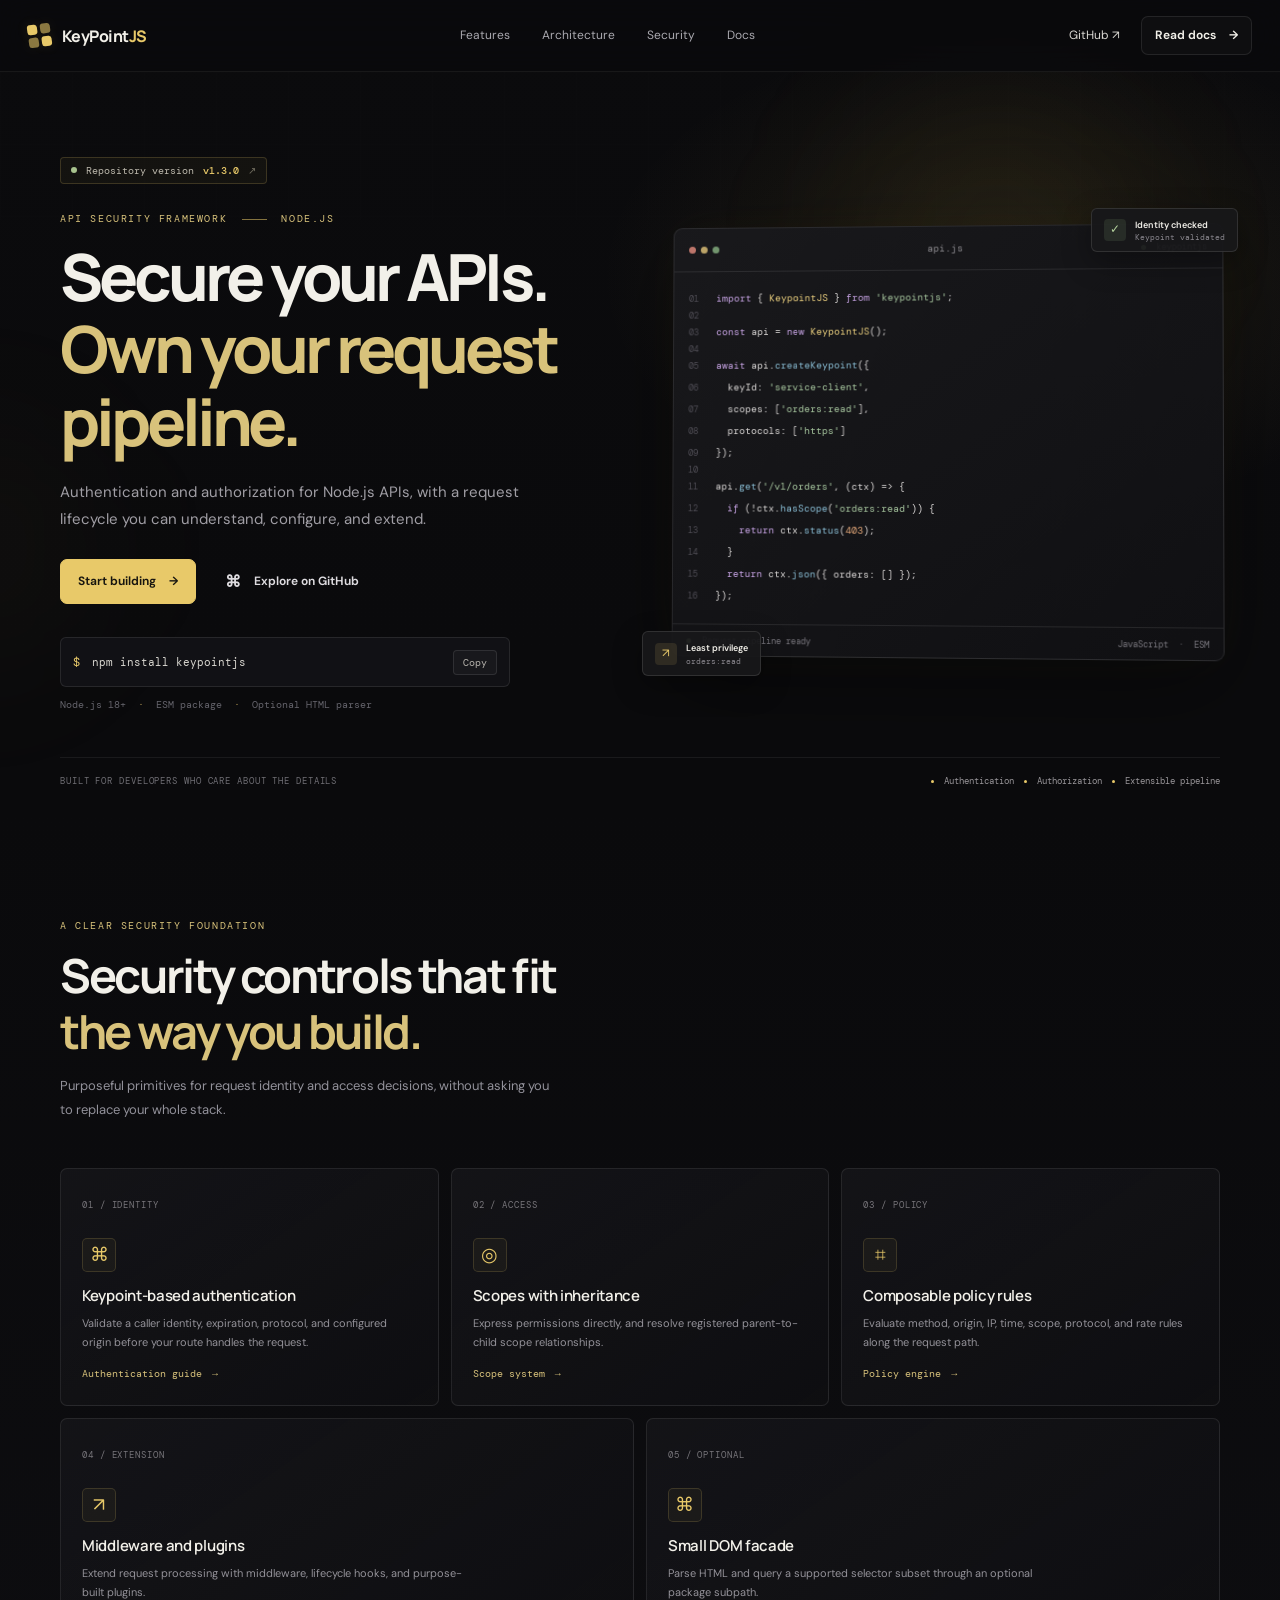
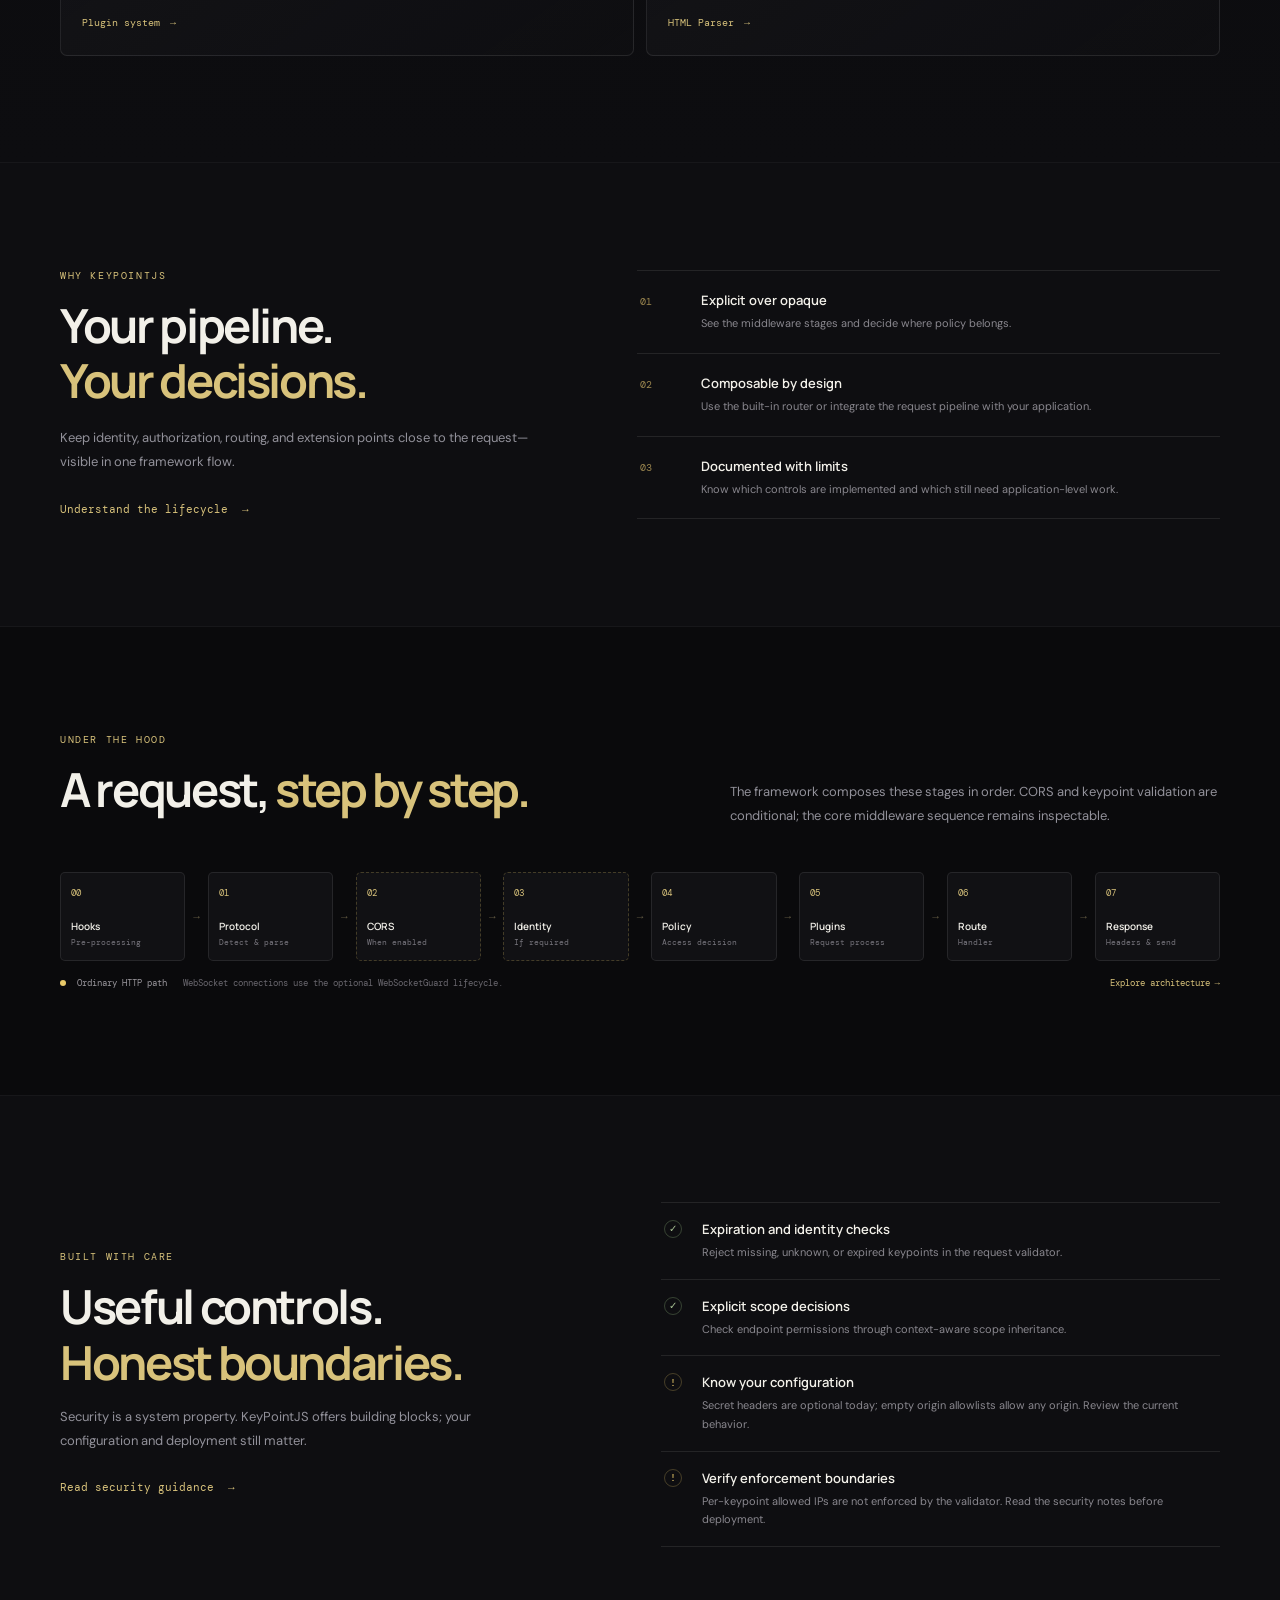
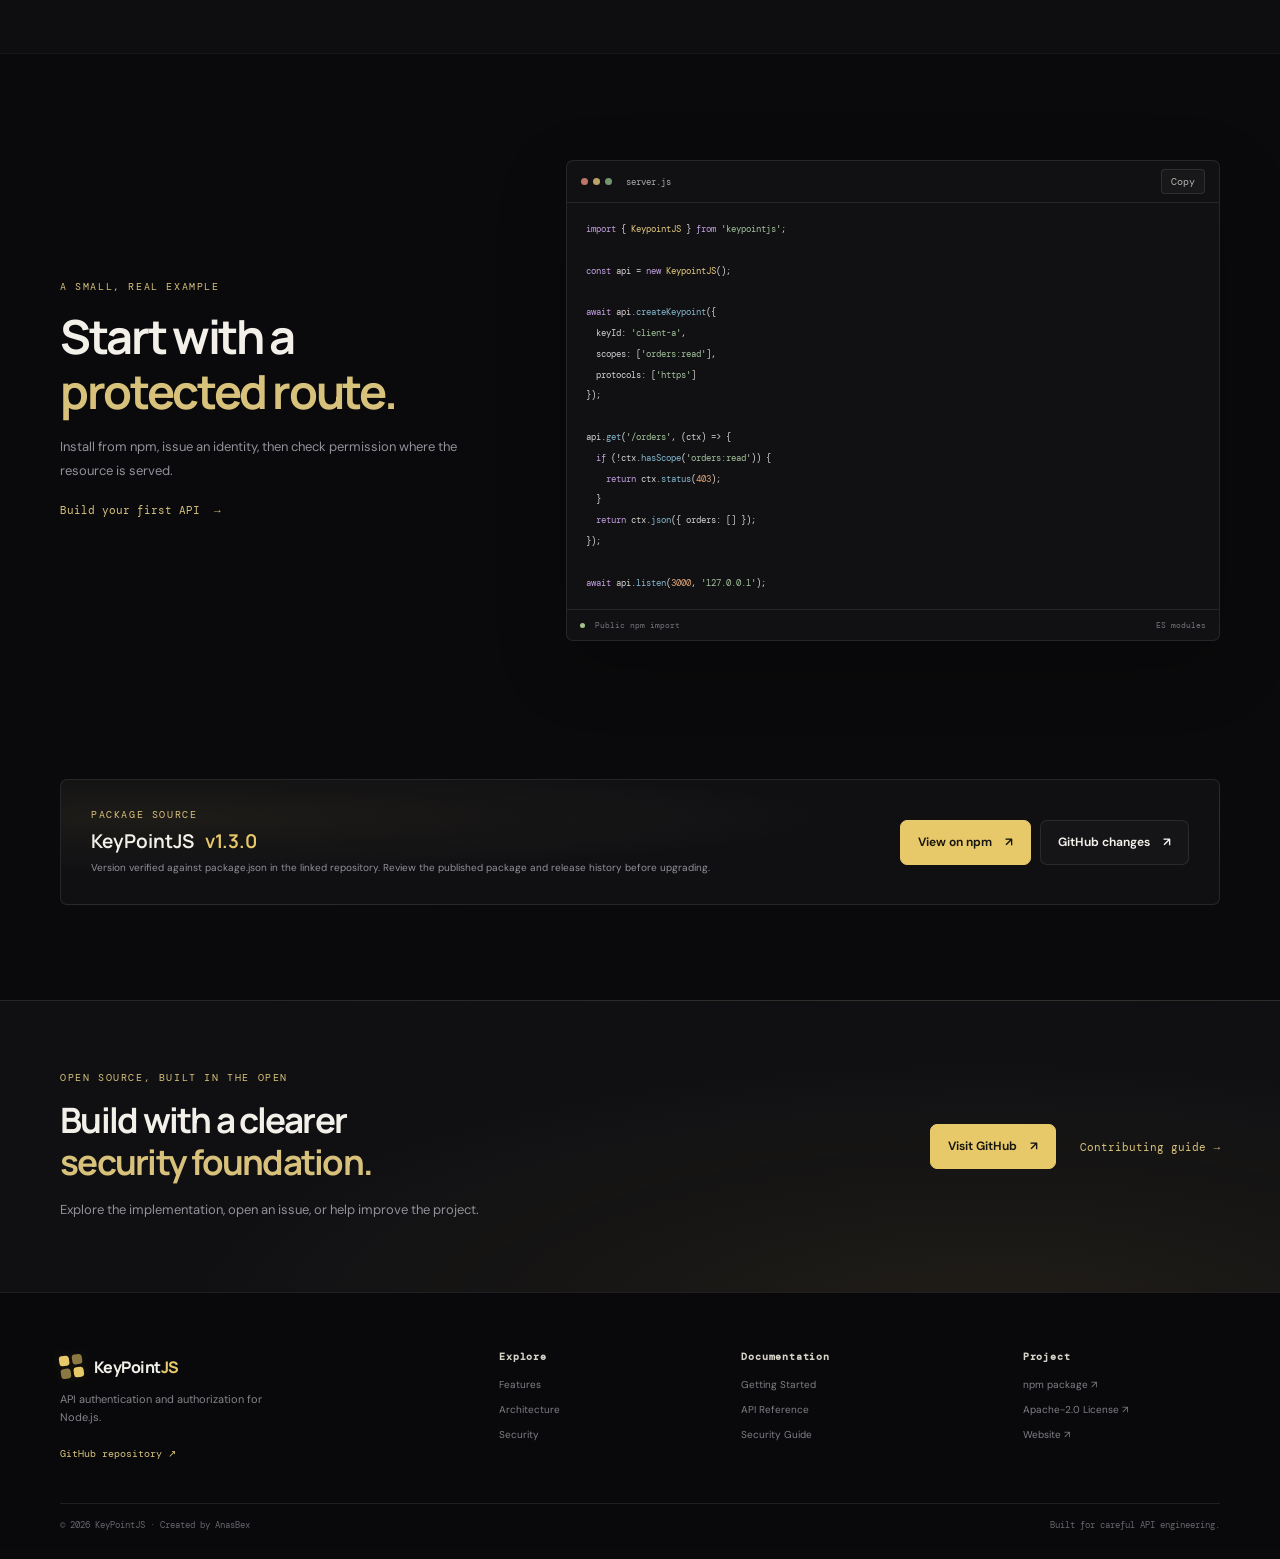
<file: index.html>
<!doctype html>
<html lang="en">
<head>
  <meta charset="utf-8">
  <meta name="viewport" content="width=device-width, initial-scale=1">
  <meta name="theme-color" content="#0a0a0c">
  <meta name="description" content="KeyPointJS is a security-focused API authentication and authorization framework for Node.js.">
  <meta property="og:title" content="KeyPointJS — Secure your APIs">
  <meta property="og:description" content="Own your request pipeline with KeyPointJS, an API authentication and authorization framework for Node.js.">
  <meta property="og:type" content="website">
  <link rel="canonical" href="https://keypointjs.vercel.app/">
  <link rel="preconnect" href="https://fonts.googleapis.com">
  <link rel="preconnect" href="https://fonts.gstatic.com" crossorigin>
  <link href="https://fonts.googleapis.com/css2?family=DM+Mono:wght@400;500&family=DM+Sans:wght@400;500;600;700&family=Manrope:wght@400;500;600;700;800&display=swap" rel="stylesheet">
  <link rel="stylesheet" href="css/style.css">
  <title>KeyPointJS — Secure your APIs</title>
</head>
<body>
  <header class="site-header">
    <div class="nav-wrap">
      <a class="brand" href="#top" aria-label="KeyPointJS home"><span class="brand-mark" aria-hidden="true"><i></i><i></i><i></i><i></i></span><span>KeyPoint<span class="accent">JS</span></span></a>
      <nav class="nav-links" id="primaryNav" aria-label="Main navigation">
        <a href="#features">Features</a><a href="#architecture">Architecture</a><a href="#security">Security</a><a href="docs.html?page=getting-started">Docs</a>
      </nav>
      <div class="nav-actions"><a class="nav-github" href="https://github.com/anasbex-dev/keypointjs" target="_blank" rel="noreferrer">GitHub <span aria-hidden="true">↗</span></a><a class="button button-small button-outline" href="docs.html?page=getting-started">Read docs <span aria-hidden="true">→</span></a></div>
      <button class="menu-toggle" id="menuToggle" type="button" aria-label="Open navigation" aria-expanded="false" aria-controls="primaryNav"><span></span><span></span></button>
    </div>
  </header>

  <main id="top">
    <section class="hero">
      <div class="hero-glow hero-glow-one"></div><div class="hero-glow hero-glow-two"></div>
      <div class="hero-grid"></div>
      <div class="hero-inner wrap">
        <div class="hero-copy">
          <a class="release-pill" href="https://www.npmjs.com/package/keypointjs" target="_blank" rel="noreferrer"><span class="status-dot"></span> Repository version <strong>v1.3.0</strong><span aria-hidden="true">↗</span></a>
          <p class="eyebrow">API SECURITY FRAMEWORK <span></span> NODE.JS</p>
          <h1>Secure your APIs.<br><em>Own your request pipeline.</em></h1>
          <p class="hero-lead">Authentication and authorization for Node.js APIs, with a request lifecycle you can understand, configure, and extend.</p>
          <div class="hero-ctas"><a class="button button-primary" href="docs.html?page=getting-started">Start building <span aria-hidden="true">→</span></a><a class="button button-quiet" href="https://github.com/anasbex-dev/keypointjs" target="_blank" rel="noreferrer"><span class="github-mark" aria-hidden="true">⌘</span> Explore on GitHub</a></div>
          <div class="install-box"><span class="terminal-prompt" aria-hidden="true">$</span><code>npm install keypointjs</code><button class="copy-button" data-copy="npm install keypointjs" aria-label="Copy install command">Copy</button></div>
          <p class="hero-note">Node.js 18+ <span>·</span> ESM package <span>·</span> Optional HTML parser</p>
        </div>
        <div class="hero-visual" aria-label="KeyPointJS API code example">
          <div class="editor-window"><div class="editor-top"><div class="traffic"><i></i><i></i><i></i></div><span>api.js</span><span class="editor-status"><b></b> keypointjs</span></div><div class="editor-code"><div><span class="line">01</span><code><span class="tok-purple">import</span> { <span class="tok-yellow">KeypointJS</span> } <span class="tok-purple">from</span> <span class="tok-green">'keypointjs'</span>;</code></div><div class="blank"><span class="line">02</span></div><div><span class="line">03</span><code><span class="tok-purple">const</span> api = <span class="tok-purple">new</span> <span class="tok-yellow">KeypointJS</span>();</code></div><div class="blank"><span class="line">04</span></div><div><span class="line">05</span><code><span class="tok-purple">await</span> api.<span class="tok-blue">createKeypoint</span>({</code></div><div><span class="line">06</span><code>  keyId: <span class="tok-green">'service-client'</span>,</code></div><div><span class="line">07</span><code>  scopes: [<span class="tok-green">'orders:read'</span>],</code></div><div><span class="line">08</span><code>  protocols: [<span class="tok-green">'https'</span>]</code></div><div><span class="line">09</span><code>});</code></div><div class="blank"><span class="line">10</span></div><div><span class="line">11</span><code>api.<span class="tok-blue">get</span>(<span class="tok-green">'/v1/orders'</span>, (ctx) =&gt; {</code></div><div><span class="line">12</span><code>  <span class="tok-purple">if</span> (!ctx.<span class="tok-blue">hasScope</span>(<span class="tok-green">'orders:read'</span>)) {</code></div><div><span class="line">13</span><code>    <span class="tok-purple">return</span> ctx.<span class="tok-blue">status</span>(<span class="tok-orange">403</span>);</code></div><div><span class="line">14</span><code>  }</code></div><div><span class="line">15</span><code>  <span class="tok-purple">return</span> ctx.<span class="tok-blue">json</span>({ orders: [] });</code></div><div><span class="line">16</span><code>});</code></div></div><div class="editor-bottom"><span><i></i> Request pipeline ready</span><span>JavaScript&nbsp; · &nbsp;ESM</span></div></div>
          <div class="float-chip chip-top"><span class="chip-icon">✓</span><span><b>Identity checked</b><small>Keypoint validated</small></span></div><div class="float-chip chip-bottom"><span class="chip-icon chip-icon-dark">↗</span><span><b>Least privilege</b><small>orders:read</small></span></div>
        </div>
      </div>
      <div class="hero-bottom wrap"><span>BUILT FOR DEVELOPERS WHO CARE ABOUT THE DETAILS</span><div><i></i> Authentication <i></i> Authorization <i></i> Extensible pipeline</div></div>
    </section>

    <section class="section features-section" id="features"><div class="wrap">
      <div class="section-heading"><p class="eyebrow">A CLEAR SECURITY FOUNDATION</p><h2>Security controls that fit<br><em>the way you build.</em></h2><p>Purposeful primitives for request identity and access decisions, without asking you to replace your whole stack.</p></div>
      <div class="feature-grid">
        <article class="feature-card feature-card-large"><span class="feature-index">01 / IDENTITY</span><div class="feature-icon icon-key">⌘</div><h3>Keypoint-based authentication</h3><p>Validate a caller identity, expiration, protocol, and configured origin before your route handles the request.</p><a href="docs.html?page=authentication">Authentication guide <span>→</span></a></article>
        <article class="feature-card"><span class="feature-index">02 / ACCESS</span><div class="feature-icon">◎</div><h3>Scopes with inheritance</h3><p>Express permissions directly, and resolve registered parent-to-child scope relationships.</p><a href="docs.html?page=scopes">Scope system <span>→</span></a></article>
        <article class="feature-card"><span class="feature-index">03 / POLICY</span><div class="feature-icon">⌗</div><h3>Composable policy rules</h3><p>Evaluate method, origin, IP, time, scope, protocol, and rate rules along the request path.</p><a href="docs.html?page=policy">Policy engine <span>→</span></a></article>
        <article class="feature-card"><span class="feature-index">04 / EXTENSION</span><div class="feature-icon">↗</div><h3>Middleware and plugins</h3><p>Extend request processing with middleware, lifecycle hooks, and purpose-built plugins.</p><a href="docs.html?page=plugins">Plugin system <span>→</span></a></article>
        <article class="feature-card"><span class="feature-index">05 / OPTIONAL</span><div class="feature-icon">⌘</div><h3>Small DOM facade</h3><p>Parse HTML and query a supported selector subset through an optional package subpath.</p><a href="docs.html?page=html-parser">HTML Parser <span>→</span></a></article>
      </div>
    </div></section>

    <section class="section why-section"><div class="wrap why-layout"><div><p class="eyebrow">WHY KEYPOINTJS</p><h2>Your pipeline.<br><em>Your decisions.</em></h2><p class="why-lead">Keep identity, authorization, routing, and extension points close to the request—visible in one framework flow.</p><a class="text-link" href="docs.html?page=lifecycle">Understand the lifecycle <span>→</span></a></div><div class="principles"><article><span>01</span><div><h3>Explicit over opaque</h3><p>See the middleware stages and decide where policy belongs.</p></div></article><article><span>02</span><div><h3>Composable by design</h3><p>Use the built-in router or integrate the request pipeline with your application.</p></div></article><article><span>03</span><div><h3>Documented with limits</h3><p>Know which controls are implemented and which still need application-level work.</p></div></article></div></div></section>

    <section class="section architecture-section" id="architecture"><div class="wrap"><div class="section-heading section-heading-row"><div><p class="eyebrow">UNDER THE HOOD</p><h2>A request, <em>step by step.</em></h2></div><p>The framework composes these stages in order. CORS and keypoint validation are conditional; the core middleware sequence remains inspectable.</p></div>
      <div class="pipeline"><article><span>00</span><b>Hooks</b><small>Pre-processing</small></article><i>→</i><article><span>01</span><b>Protocol</b><small>Detect & parse</small></article><i>→</i><article class="pipeline-conditional"><span>02</span><b>CORS</b><small>When enabled</small></article><i>→</i><article class="pipeline-conditional"><span>03</span><b>Identity</b><small>If required</small></article><i>→</i><article><span>04</span><b>Policy</b><small>Access decision</small></article><i>→</i><article><span>05</span><b>Plugins</b><small>Request process</small></article><i>→</i><article><span>06</span><b>Route</b><small>Handler</small></article><i>→</i><article><span>07</span><b>Response</b><small>Headers & send</small></article></div>
      <div class="architecture-foot"><span><i></i> Ordinary HTTP path</span><span class="muted">WebSocket connections use the optional WebSocketGuard lifecycle.</span><a href="docs.html?page=architecture">Explore architecture →</a></div>
    </div></section>

    <section class="section security-section" id="security"><div class="wrap security-layout"><div class="section-heading"><p class="eyebrow">BUILT WITH CARE</p><h2>Useful controls.<br><em>Honest boundaries.</em></h2><p>Security is a system property. KeyPointJS offers building blocks; your configuration and deployment still matter.</p><a class="text-link" href="docs.html?page=security">Read security guidance <span>→</span></a></div><div class="security-list"><article><span class="security-check">✓</span><div><h3>Expiration and identity checks</h3><p>Reject missing, unknown, or expired keypoints in the request validator.</p></div></article><article><span class="security-check">✓</span><div><h3>Explicit scope decisions</h3><p>Check endpoint permissions through context-aware scope inheritance.</p></div></article><article><span class="security-check">!</span><div><h3>Know your configuration</h3><p>Secret headers are optional today; empty origin allowlists allow any origin. Review the current behavior.</p></div></article><article><span class="security-check">!</span><div><h3>Verify enforcement boundaries</h3><p>Per-keypoint allowed IPs are not enforced by the validator. Read the security notes before deployment.</p></div></article></div></div></section>

    <section class="section code-section" id="examples"><div class="wrap code-layout"><div class="section-heading"><p class="eyebrow">A SMALL, REAL EXAMPLE</p><h2>Start with a<br><em>protected route.</em></h2><p>Install from npm, issue an identity, then check permission where the resource is served.</p><a class="text-link" href="docs.html?page=first-api">Build your first API <span>→</span></a></div><div class="code-sample"><div class="code-sample-head"><span><i></i><i></i><i></i></span><span>server.js</span><button class="copy-button" data-copy-target="firstApiCode">Copy</button></div><pre><code id="firstApiCode"><span class="tok-purple">import</span> { <span class="tok-yellow">KeypointJS</span> } <span class="tok-purple">from</span> <span class="tok-green">'keypointjs'</span>;

<span class="tok-purple">const</span> api = <span class="tok-purple">new</span> <span class="tok-yellow">KeypointJS</span>();

<span class="tok-purple">await</span> api.<span class="tok-blue">createKeypoint</span>({
  keyId: <span class="tok-green">'client-a'</span>,
  scopes: [<span class="tok-green">'orders:read'</span>],
  protocols: [<span class="tok-green">'https'</span>]
});

api.<span class="tok-blue">get</span>(<span class="tok-green">'/orders'</span>, (ctx) =&gt; {
  <span class="tok-purple">if</span> (!ctx.<span class="tok-blue">hasScope</span>(<span class="tok-green">'orders:read'</span>)) {
    <span class="tok-purple">return</span> ctx.<span class="tok-blue">status</span>(<span class="tok-orange">403</span>);
  }
  <span class="tok-purple">return</span> ctx.<span class="tok-blue">json</span>({ orders: [] });
});

<span class="tok-purple">await</span> api.<span class="tok-blue">listen</span>(<span class="tok-orange">3000</span>, <span class="tok-green">'127.0.0.1'</span>);</code></pre><div class="code-sample-foot"><span><b></b> Public npm import</span><span>ES modules</span></div></div></div></section>

    <section class="section release-section"><div class="wrap release-panel"><div><p class="eyebrow">PACKAGE SOURCE</p><h2>KeyPointJS <span>v1.3.0</span></h2><p>Version verified against package.json in the linked repository. Review the published package and release history before upgrading.</p></div><div class="release-actions"><a class="button button-primary" href="https://www.npmjs.com/package/keypointjs" target="_blank" rel="noreferrer">View on npm <span>↗</span></a><a class="button button-outline" href="https://github.com/anasbex-dev/keypointjs/commits/main" target="_blank" rel="noreferrer">GitHub changes <span>↗</span></a></div></div></section>

    <section class="community-section"><div class="wrap community-inner"><div><p class="eyebrow">OPEN SOURCE, BUILT IN THE OPEN</p><h2>Build with a clearer<br><em>security foundation.</em></h2><p>Explore the implementation, open an issue, or help improve the project.</p></div><div class="community-actions"><a class="button button-primary" href="https://github.com/anasbex-dev/keypointjs" target="_blank" rel="noreferrer">Visit GitHub <span>↗</span></a><a class="text-link" href="https://github.com/anasbex-dev/keypointjs/blob/main/CONTRIBUTING.md" target="_blank" rel="noreferrer">Contributing guide →</a></div></div></section>
  </main>

  <footer class="footer"><div class="wrap footer-main"><div class="footer-brand"><a class="brand" href="#top"><span class="brand-mark" aria-hidden="true"><i></i><i></i><i></i><i></i></span><span>KeyPoint<span class="accent">JS</span></span></a><p>API authentication and authorization for Node.js.</p><a class="footer-github" href="https://github.com/anasbex-dev/keypointjs" target="_blank" rel="noreferrer">GitHub repository ↗</a></div><div><h3>Explore</h3><a href="#features">Features</a><a href="#architecture">Architecture</a><a href="#security">Security</a></div><div><h3>Documentation</h3><a href="docs.html?page=getting-started">Getting Started</a><a href="docs.html?page=api">API Reference</a><a href="docs.html?page=security">Security Guide</a></div><div><h3>Project</h3><a href="https://www.npmjs.com/package/keypointjs" target="_blank" rel="noreferrer">npm package ↗</a><a href="https://github.com/anasbex-dev/keypointjs/blob/main/LICENSE" target="_blank" rel="noreferrer">Apache-2.0 License ↗</a><a href="https://keypointjs.vercel.app/" target="_blank" rel="noreferrer">Website ↗</a></div></div><div class="wrap footer-bottom"><span>© 2026 KeyPointJS · Created by AnasBex</span><span>Built for careful API engineering.</span></div></footer>
  <div class="toast" id="toast" role="status" aria-live="polite"></div>
  <script src="js/main.js" defer></script>
</body>
</html>
</file>
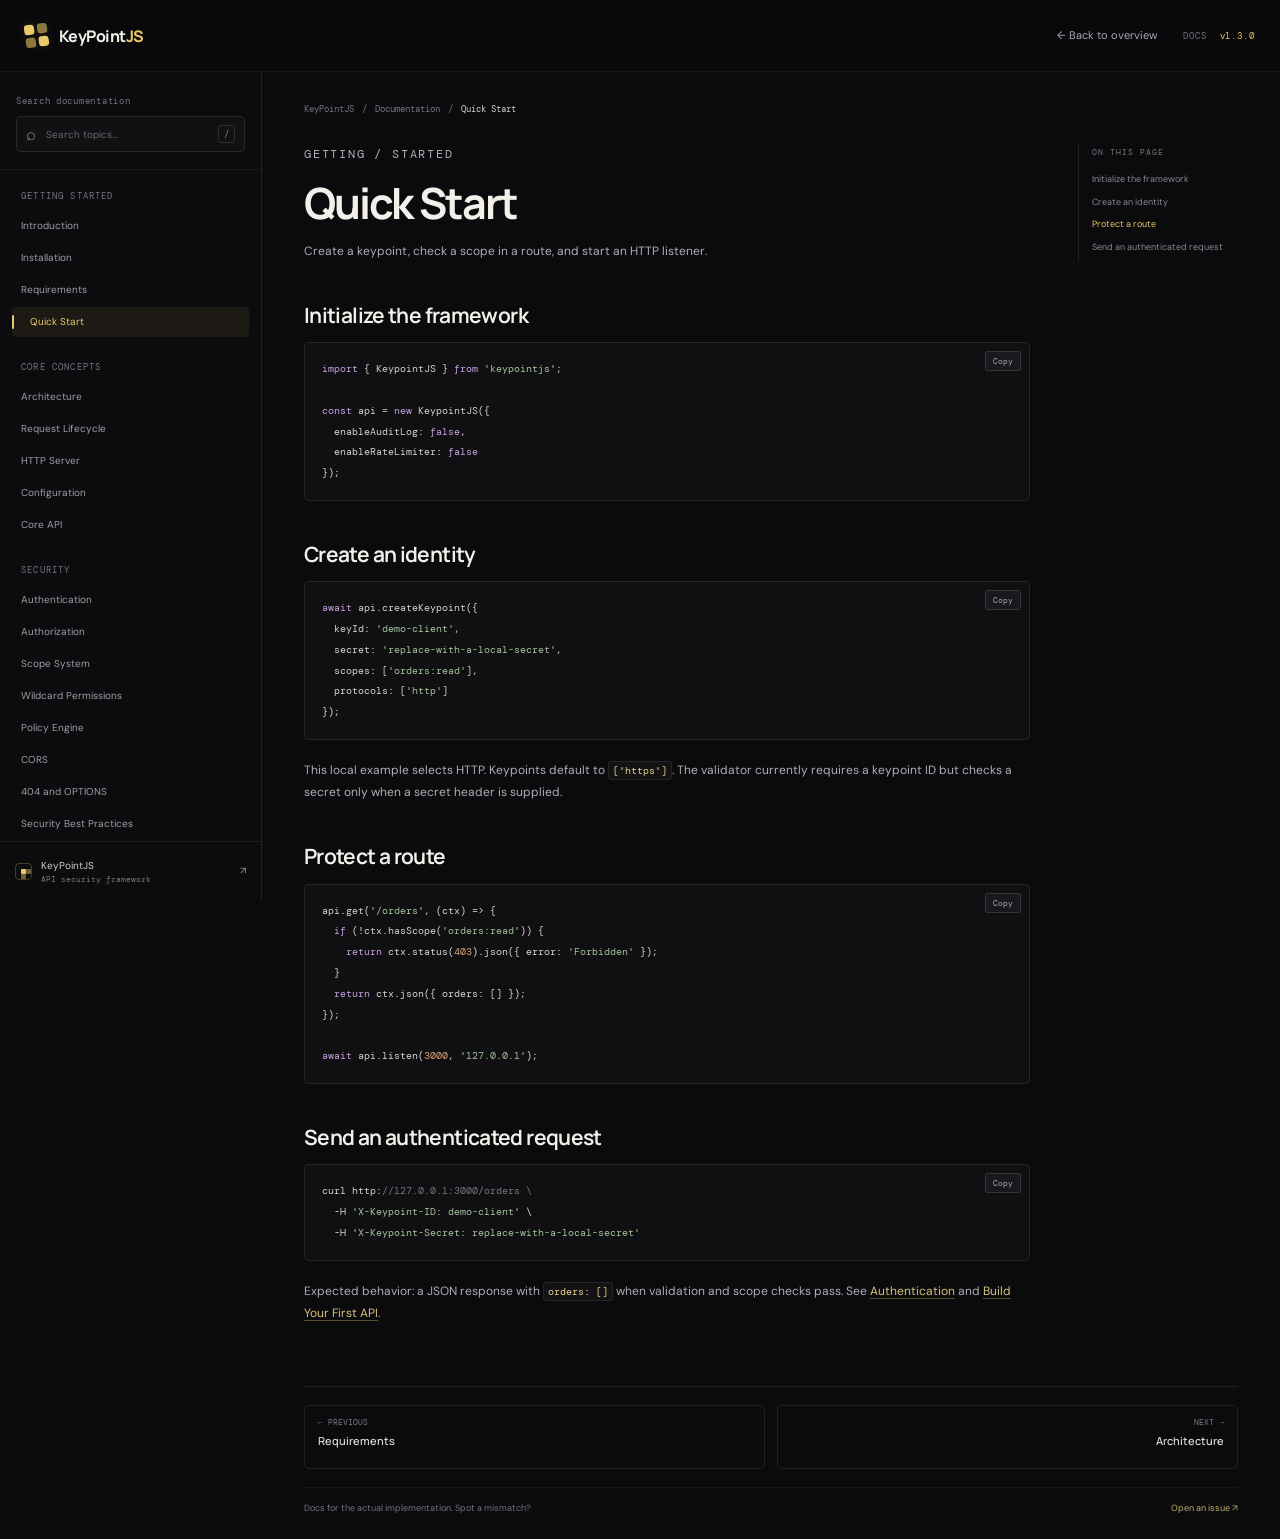
<file: docs.html>
<!doctype html>
<html lang="en">
<head>
  <meta charset="utf-8"><meta name="viewport" content="width=device-width, initial-scale=1"><meta name="theme-color" content="#0a0a0c">
  <meta name="description" content="KeyPointJS documentation: getting started, authentication, authorization, scopes, policies, plugins, storage, and optional HTML parsing.">
  <link rel="canonical" href="https://keypointjs.vercel.app/docs.html">
  <link rel="preconnect" href="https://fonts.googleapis.com"><link rel="preconnect" href="https://fonts.gstatic.com" crossorigin>
  <link href="https://fonts.googleapis.com/css2?family=DM+Mono:wght@400;500&family=DM+Sans:wght@400;500;600;700&family=Manrope:wght@400;500;600;700;800&display=swap" rel="stylesheet">
  <link rel="stylesheet" href="css/style.css"><link rel="stylesheet" href="css/docs.css">
  <title>Documentation — KeyPointJS</title>
</head>
<body class="docs-body">
  <header class="site-header docs-header"><div class="nav-wrap">
    <a class="brand" href="index.html" aria-label="KeyPointJS home"><span class="brand-mark" aria-hidden="true"><i></i><i></i><i></i><i></i></span><span>KeyPoint<span class="accent">JS</span></span></a>
    <a class="docs-home-link" href="index.html">← Back to overview</a><div class="docs-version">DOCS <span>v1.3.0</span></div>
    <button class="menu-toggle" id="docsMenuToggle" type="button" aria-label="Open documentation navigation" aria-expanded="false" aria-controls="docsSidebar"><span></span><span></span></button>
  </div></header>
  <div class="docs-shell">
    <aside class="docs-sidebar" id="docsSidebar" aria-label="Documentation navigation">
      <div class="sidebar-top"><label for="docsSearch">Search documentation</label><div class="search-box"><span aria-hidden="true">⌕</span><input id="docsSearch" type="search" placeholder="Search topics..." autocomplete="off"><kbd>/</kbd></div><div id="searchResults" class="search-results" hidden></div></div>
      <nav id="docsNav" class="docs-nav"></nav>
      <div class="sidebar-footer"><span class="sidebar-mark"><i></i></span><span>KeyPointJS <small>API security framework</small></span><a href="https://github.com/anasbex-dev/keypointjs" target="_blank" rel="noreferrer" aria-label="KeyPointJS GitHub">↗</a></div>
    </aside>
    <button class="sidebar-backdrop" id="sidebarBackdrop" aria-label="Close documentation menu" tabindex="-1"></button>
    <main class="docs-main" id="docsMain">
      <div class="docs-content-wrap"><div class="breadcrumbs" id="breadcrumbs"></div><div class="docs-reading-grid"><article class="docs-article" id="docsArticle"></article><aside class="toc" aria-label="On this page"><p>ON THIS PAGE</p><nav id="pageToc"></nav></aside></div><nav class="prev-next" id="prevNext" aria-label="Previous and next pages"></nav><footer class="docs-feedback"><span>Docs for the actual implementation. Spot a mismatch?</span><a href="https://github.com/anasbex-dev/keypointjs/issues" target="_blank" rel="noreferrer">Open an issue ↗</a></footer></div>
    </main>
  </div>
  <div class="toast" id="toast" role="status" aria-live="polite"></div>
  <script src="js/docs.js" defer></script>
</body>
</html>
</file>
<file: css/style.css>
:root{color-scheme:dark;--bg:#0a0a0c;--bg-soft:#101014;--panel:#121216;--panel-hi:#17171c;--ink:#f2f0e9;--muted:#92919a;--line:rgba(255,255,255,.09);--yellow:#e8c969;--yellow-soft:#d8c27b;--green:#9bc59c;--mono:'DM Mono',monospace;--sans:'DM Sans',sans-serif;--display:'Manrope',sans-serif}*{box-sizing:border-box}html{scroll-behavior:smooth;scroll-padding-top:90px}body{margin:0;background:var(--bg);color:var(--ink);font-family:var(--sans);line-height:1.6;-webkit-font-smoothing:antialiased}a{color:inherit;text-decoration:none}button{font:inherit}.wrap{width:min(1160px,calc(100% - 56px));margin-inline:auto}.site-header{position:fixed;z-index:30;inset:0 0 auto;height:72px;background:rgba(10,10,12,.77);border-bottom:1px solid rgba(255,255,255,.06);backdrop-filter:blur(18px)}.nav-wrap{width:min(1280px,calc(100% - 56px));height:100%;margin:auto;display:flex;align-items:center;justify-content:space-between}.brand{display:inline-flex;align-items:center;gap:11px;font:750 16px var(--display);letter-spacing:-.035em}.accent{color:var(--yellow)}.brand-mark{width:23px;height:23px;display:grid;grid-template-columns:repeat(2,1fr);gap:3px;transform:rotate(-8deg)}.brand-mark i{background:var(--yellow);border-radius:3px;box-shadow:0 0 12px rgba(232,201,105,.13)}.brand-mark i:nth-child(2),.brand-mark i:nth-child(3){opacity:.58}.nav-links,.nav-actions{display:flex;align-items:center;gap:32px}.nav-links a,.nav-github{font-size:12px;color:#aaa9b0;transition:color .2s}.nav-links a:hover,.nav-github:hover{color:var(--yellow)}.nav-actions{gap:21px}.nav-github{color:#dbd9d4}.button{display:inline-flex;align-items:center;justify-content:center;gap:13px;padding:12px 17px;border:1px solid var(--line);border-radius:7px;font-size:12px;font-weight:650;transition:transform .2s,border-color .2s,background .2s}.button:hover{transform:translateY(-2px);border-color:rgba(232,201,105,.48)}.button-small{padding:9px 13px}.button-primary{background:var(--yellow);color:#17150f;border-color:var(--yellow)}.button-primary:hover{background:#f0d985;border-color:#f0d985;box-shadow:0 7px 26px rgba(220,191,99,.13)}.button-quiet{border-color:transparent;color:#dedce0}.button-outline{background:rgba(255,255,255,.025)}.menu-toggle{display:none;background:none;border:0;width:40px;height:40px}.menu-toggle span{display:block;width:19px;height:1px;background:#eee;margin:6px auto}.hero{position:relative;min-height:710px;padding:147px 0 26px;overflow:hidden;background:radial-gradient(ellipse 44% 42% at 79% 34%,rgba(205,172,79,.10),transparent 73%),linear-gradient(180deg,#0b0b0d,#0a0a0c 80%)}.hero-grid{position:absolute;inset:0;background-image:linear-gradient(rgba(255,255,255,.018) 1px,transparent 1px),linear-gradient(90deg,rgba(255,255,255,.018) 1px,transparent 1px);background-size:72px 72px;mask-image:linear-gradient(180deg,black,transparent 90%);opacity:.29}.hero-glow{position:absolute;border-radius:50%;filter:blur(75px);pointer-events:none}.hero-glow-one{width:310px;height:280px;right:10%;top:12%;background:rgba(209,174,68,.055)}.hero-glow-two{width:230px;height:250px;left:-135px;top:52%;background:rgba(193,154,57,.035)}.hero-inner{position:relative;display:grid;grid-template-columns:1fr 1fr;gap:57px;align-items:center;min-height:500px}.hero-copy{padding:8px 0 12px}.release-pill{display:inline-flex;align-items:center;gap:9px;padding:6px 10px;border:1px solid rgba(232,201,105,.19);border-radius:4px;background:rgba(232,201,105,.045);font:10px var(--mono);color:#bcb8ac}.release-pill strong{color:var(--yellow);font-weight:500}.release-pill>span:last-child{color:#716d5f}.status-dot,.editor-status b,.code-sample-head>span:first-child i,.editor-bottom i{width:6px;height:6px;border-radius:50%;background:#a8c38e;display:inline-block}.eyebrow{font:10px var(--mono);letter-spacing:.16em;color:var(--yellow-soft);margin:0 0 16px}.hero-copy>.eyebrow{margin-top:28px}.hero-copy>.eyebrow span{display:inline-block;width:25px;height:1px;background:rgba(232,201,105,.55);vertical-align:middle;margin:0 7px}.hero h1{font:750 clamp(38px,5.1vw,65px)/1.12 var(--display);letter-spacing:-.061em;margin:0;max-width:600px}.hero h1 em,.section-heading h2 em,.why-layout h2 em,.community-inner h2 em{font-style:normal;color:var(--yellow-soft)}.hero-lead{max-width:495px;color:#a09ea5;font-size:15px;line-height:1.8;margin:20px 0 23px}.hero-ctas{display:flex;align-items:center;gap:11px}.github-mark{font-size:16px}.install-box{margin-top:30px;width:min(450px,100%);height:50px;display:flex;align-items:center;gap:12px;padding:0 12px;background:rgba(19,19,23,.88);border:1px solid var(--line);border-radius:6px}.terminal-prompt{font:12px var(--mono);color:var(--yellow)}.install-box code{font:11px var(--mono);color:#d9d7d0;flex:1}.copy-button{border:1px solid rgba(255,255,255,.1);background:rgba(255,255,255,.03);color:#b6b3ac;border-radius:4px;padding:5px 9px;font:10px var(--mono);cursor:pointer;transition:.2s}.copy-button:hover{color:var(--yellow);border-color:rgba(232,201,105,.42)}.hero-note{font:10px var(--mono);color:#65646c;margin:11px 0}.hero-note span{padding:0 6px;color:#a38b4d}.hero-visual{position:relative;padding:16px 0 15px}.editor-window{position:relative;z-index:1;border:1px solid rgba(255,255,255,.1);border-radius:9px;background:linear-gradient(145deg,rgba(24,24,27,.98),rgba(15,15,18,.98));box-shadow:0 25px 85px rgba(0,0,0,.44),0 0 50px rgba(211,177,74,.045);overflow:hidden;transform:perspective(1200px) rotateY(-3deg) rotateX(1deg)}.editor-top{height:44px;display:grid;grid-template-columns:1fr 1fr 1fr;align-items:center;padding:0 15px;border-bottom:1px solid var(--line);font:10px var(--mono);color:#88868b}.editor-top>span:nth-child(2){text-align:center}.traffic{display:flex;gap:5px}.traffic i,.code-sample-head>span:first-child i{width:7px;height:7px;border-radius:50%;background:#4b4949}.traffic i:first-child{background:#bd756a}.traffic i:nth-child(2){background:#bba367}.traffic i:nth-child(3){background:#72956e}.editor-status{text-align:right;font-size:9px}.editor-status b{width:5px;height:5px;background:#98ba81;margin-right:5px}.editor-code{padding:16px 15px 17px;overflow-x:auto}.editor-code>div{display:flex;align-items:baseline;min-height:22px;white-space:pre}.editor-code .line{width:28px;flex:none;color:#4d4b53;font:9px var(--mono);user-select:none}.editor-code code,.code-sample code{font:10px/2.15 var(--mono);color:#d5d2d1}.editor-code .blank{height:12px;min-height:12px}.tok-purple{color:#c4a1e1}.tok-yellow{color:#e7cc7c}.tok-green{color:#a4c39c}.tok-blue{color:#86b9d0}.tok-orange{color:#e0a577}.editor-bottom{height:32px;padding:0 14px;display:flex;align-items:center;justify-content:space-between;border-top:1px solid var(--line);font:9px var(--mono);color:#77757c}.editor-bottom i{width:5px;height:5px;margin-right:6px}.float-chip{position:absolute;z-index:2;display:flex;align-items:center;gap:9px;background:rgba(24,24,26,.94);border:1px solid rgba(255,255,255,.11);box-shadow:0 10px 30px rgba(0,0,0,.32);border-radius:6px;padding:9px 12px}.chip-top{right:-18px;top:-1px}.chip-bottom{left:-27px;bottom:-3px}.chip-icon{width:22px;height:22px;display:grid;place-items:center;border-radius:4px;background:rgba(156,196,142,.12);color:#b4d29d;font-size:12px}.chip-icon-dark{color:var(--yellow);background:rgba(232,201,105,.12)}.float-chip b,.float-chip small{display:block}.float-chip b{font-size:9px;font-weight:600}.float-chip small{font:8px var(--mono);color:#8c8990}.hero-bottom{position:relative;display:flex;justify-content:space-between;align-items:center;border-top:1px solid rgba(255,255,255,.065);padding-top:17px;margin-top:23px;font:9px var(--mono);letter-spacing:.1em;color:#6f6e74}.hero-bottom>div{display:flex;align-items:center;gap:10px;letter-spacing:0;color:#99969a}.hero-bottom i{display:inline-block;width:3px;height:3px;border-radius:50%;background:var(--yellow)}.section{padding:106px 0}.features-section{background:linear-gradient(180deg,#0a0a0c,#0d0d10 100%)}.section-heading{max-width:570px}.section-heading h2,.why-layout h2,.community-inner h2{font:690 clamp(31px,4vw,47px)/1.18 var(--display);letter-spacing:-.05em;margin:0 0 15px}.section-heading>p:last-of-type,.why-lead,.community-inner>div>p:last-child{color:var(--muted);max-width:490px;font-size:13px;line-height:1.85}.feature-grid{margin-top:46px;display:grid;grid-template-columns:repeat(6,1fr);gap:12px}.feature-card{position:relative;min-height:226px;padding:21px;background:linear-gradient(145deg,rgba(21,21,25,.88),rgba(15,15,18,.75));border:1px solid var(--line);border-radius:7px;transition:border-color .22s,transform .22s,background .22s}.feature-card:hover{border-color:rgba(232,201,105,.27);transform:translateY(-3px);background:#151519}.feature-card:nth-child(1){grid-column:span 2}.feature-card:nth-child(2),.feature-card:nth-child(3){grid-column:span 2}.feature-card:nth-child(4),.feature-card:nth-child(5){grid-column:span 3}.feature-index{font:9px var(--mono);color:#77757a;letter-spacing:.1em}.feature-icon{height:34px;width:34px;margin:22px 0 13px;color:var(--yellow);font-size:19px;display:grid;place-items:center;border:1px solid rgba(232,201,105,.17);background:rgba(232,201,105,.045);border-radius:5px}.feature-card h3{font:600 15px var(--display);margin:0 0 8px;letter-spacing:-.02em}.feature-card p{font-size:11px;color:#939198;line-height:1.75;margin:0;max-width:390px}.feature-card>a{display:inline-block;margin-top:14px;color:var(--yellow-soft);font:10px var(--mono)}.feature-card>a span{margin-left:4px}.why-section{background:#0e0e11;border-block:1px solid rgba(255,255,255,.04)}.why-layout{display:grid;grid-template-columns:.9fr 1.1fr;gap:100px;align-items:center}.why-layout h2{margin-bottom:17px}.why-lead{margin-bottom:21px}.text-link{font:11px var(--mono);color:var(--yellow-soft)}.text-link span{margin-left:7px}.principles{border-top:1px solid var(--line)}.principles article{display:grid;grid-template-columns:49px 1fr;gap:12px;padding:20px 3px;border-bottom:1px solid var(--line)}.principles article>span{font:10px var(--mono);color:#9c874f;padding-top:4px}.principles h3,.security-list h3{font:600 13px var(--display);margin:0 0 5px}.principles p,.security-list p{font-size:11px;color:#89878e;margin:0;line-height:1.7}.architecture-section{background:#0a0a0c}.section-heading-row{max-width:none;display:flex;align-items:end;justify-content:space-between;gap:40px;margin-bottom:39px}.section-heading-row>p{font-size:12px;color:var(--muted);max-width:360px;margin:0 0 5px;line-height:1.8}.pipeline{display:flex;align-items:stretch;gap:8px}.pipeline article{min-width:0;flex:1;padding:14px 10px 13px;background:#111114;border:1px solid var(--line);border-radius:5px}.pipeline article>span{display:block;font:9px var(--mono);color:var(--yellow-soft);margin-bottom:20px}.pipeline article b,.pipeline article small{display:block}.pipeline article b{font:600 10px var(--display)}.pipeline article small{font:8px var(--mono);color:#77757d;margin-top:4px;white-space:nowrap}.pipeline>i{align-self:center;font:11px var(--mono);color:#625a43;font-style:normal}.pipeline-conditional{border-style:dashed!important;border-color:rgba(232,201,105,.23)!important}.architecture-foot{display:flex;align-items:center;gap:16px;padding-top:16px;font:9px var(--mono);color:#9b989e}.architecture-foot>span:first-child i{display:inline-block;width:6px;height:6px;background:var(--yellow);border-radius:50%;margin-right:6px}.architecture-foot .muted{color:#69676e;flex:1}.architecture-foot>a{color:var(--yellow-soft)}.security-section{background:#0e0e11;border-block:1px solid rgba(255,255,255,.04)}.security-layout{display:grid;grid-template-columns:.95fr 1.05fr;gap:95px;align-items:center}.security-layout .section-heading>p:last-of-type{margin-bottom:20px}.security-list{border-top:1px solid var(--line)}.security-list article{display:grid;grid-template-columns:26px 1fr;gap:12px;padding:17px 3px;border-bottom:1px solid var(--line)}.security-check{width:18px;height:18px;display:grid;place-items:center;border-radius:50%;border:1px solid rgba(148,188,131,.3);color:#a9c395;font:10px var(--mono)}.security-list article:nth-child(n+3) .security-check{border-color:rgba(232,201,105,.26);color:var(--yellow)}.code-section{background:#0a0a0c}.code-layout{display:grid;grid-template-columns:.8fr 1.2fr;gap:70px;align-items:center}.code-sample{overflow:hidden;background:#111114;border:1px solid var(--line);border-radius:7px;box-shadow:0 24px 70px rgba(0,0,0,.23)}.code-sample-head{height:42px;display:flex;align-items:center;gap:14px;padding:0 14px;border-bottom:1px solid var(--line);font:9px var(--mono);color:#aaa7ad}.code-sample-head>span:first-child{display:flex;gap:5px}.code-sample-head>span:first-child i{background:#4b4949}.code-sample-head>span:first-child i:first-child{background:#bd756a}.code-sample-head>span:first-child i:nth-child(2){background:#bba367}.code-sample-head>span:first-child i:nth-child(3){background:#72956e}.code-sample-head button{margin-left:auto}.code-sample pre{padding:16px 19px;margin:0;overflow:auto}.code-sample code{font-size:9px;white-space:pre}.code-sample-foot{height:31px;border-top:1px solid var(--line);padding:0 13px;display:flex;justify-content:space-between;align-items:center;font:8px var(--mono);color:#77757c}.code-sample-foot b{display:inline-block;width:5px;height:5px;border-radius:50%;background:#a5c28c;margin-right:5px}.release-section{padding:32px 0 95px}.release-panel{display:flex;align-items:center;justify-content:space-between;gap:30px;padding:28px 30px;border:1px solid var(--line);border-radius:7px;background:radial-gradient(ellipse at 8% 30%,rgba(201,171,83,.075),transparent 45%),#101013}.release-panel .eyebrow{margin-bottom:7px}.release-panel h2{font:650 19px var(--display);margin:0}.release-panel h2 span{color:var(--yellow);margin-left:7px}.release-panel p:last-child{font-size:10px;color:var(--muted);margin:6px 0 0}.release-actions{display:flex;gap:9px;flex-wrap:wrap}.community-section{padding:70px 0;background:radial-gradient(ellipse at 77% 110%,rgba(199,165,67,.085),transparent 58%),#101013;border-top:1px solid var(--line)}.community-inner{display:flex;justify-content:space-between;align-items:center;gap:35px}.community-inner h2{font-size:35px}.community-inner>div>p:last-child{margin-bottom:0}.community-actions{display:flex;align-items:center;gap:24px;flex-wrap:wrap}.footer{padding:54px 0 0;background:#09090b;border-top:1px solid var(--line)}.footer-main{display:grid;grid-template-columns:2fr 1fr 1.2fr 1fr;gap:45px;padding-bottom:38px}.footer-brand p{font-size:11px;color:#85838a;max-width:230px;margin:13px 0}.footer-github{font:10px var(--mono);color:var(--yellow-soft)}.footer-main h3{font:600 10px var(--mono);letter-spacing:.08em;color:#d6d2c8;margin:3px 0 14px}.footer-main>div:not(:first-child)>a{display:block;font-size:10px;color:#817f86;margin:9px 0}.footer-main a:hover{color:var(--yellow)}.footer-bottom{border-top:1px solid var(--line);padding:15px 0 18px;display:flex;justify-content:space-between;font:9px var(--mono);color:#68666d}.toast{position:fixed;z-index:100;bottom:23px;left:50%;transform:translate(-50%,12px);padding:9px 14px;border:1px solid rgba(232,201,105,.24);border-radius:5px;background:#18181a;color:#e4d8aa;font:10px var(--mono);opacity:0;pointer-events:none;transition:opacity .2s,transform .2s}.toast.show{opacity:1;transform:translate(-50%,0)}:focus-visible{outline:2px solid var(--yellow);outline-offset:3px}::selection{background:rgba(232,201,105,.24);color:#fff}@media(max-width:1000px){.hero-inner{gap:30px}.hero h1{font-size:52px}.pipeline{display:grid;grid-template-columns:repeat(4,1fr)}.pipeline>i{display:none}.why-layout,.security-layout{gap:55px}.code-layout{gap:38px}}@media(max-width:760px){.wrap{width:min(100% - 38px,580px)}.nav-wrap{width:calc(100% - 38px)}.site-header{height:64px}.nav-links{display:none;position:absolute;top:64px;left:0;right:0;flex-direction:column;align-items:stretch;gap:0;padding:10px 20px 16px;background:rgba(12,12,14,.98);border-bottom:1px solid var(--line)}.nav-links.open{display:flex}.nav-links a{padding:12px 2px;border-bottom:1px solid rgba(255,255,255,.05)}.nav-actions{display:none}.menu-toggle{display:block;cursor:pointer}.hero{padding-top:114px;min-height:0}.hero-inner{grid-template-columns:1fr;gap:39px}.hero-copy{padding:4px 0}.hero h1{font-size:clamp(39px,10vw,57px)}.hero-lead{font-size:13px}.hero-visual{width:min(100% - 14px,540px);margin:auto}.editor-code code{font-size:9px}.chip-top{right:-10px}.chip-bottom{left:-12px}.hero-bottom{margin-top:27px;gap:12px;align-items:flex-start}.hero-bottom>span{max-width:150px;line-height:1.6}.hero-bottom>div{justify-content:flex-end;flex-wrap:wrap;gap:6px;font-size:8px}.section{padding:75px 0}.feature-grid{grid-template-columns:repeat(2,1fr);gap:10px;margin-top:31px}.feature-card:nth-child(n){grid-column:span 1;min-height:222px;padding:16px}.feature-card:first-child{grid-column:span 2;min-height:190px}.feature-icon{margin:16px 0 11px}.feature-card h3{font-size:13px}.feature-card p{font-size:10px}.feature-card>a{font-size:9px}.why-layout,.security-layout,.code-layout{grid-template-columns:1fr;gap:35px}.section-heading-row{display:block}.section-heading-row>p{margin-top:12px}.pipeline{grid-template-columns:repeat(2,1fr);gap:8px}.architecture-foot{align-items:flex-start;flex-wrap:wrap}.architecture-foot .muted{flex-basis:100%;order:3}.release-section{padding:10px 0 68px}.release-panel{align-items:flex-start;flex-direction:column;padding:22px}.community-inner{align-items:flex-start;flex-direction:column}.community-actions{gap:18px}.footer-main{grid-template-columns:repeat(2,1fr);gap:30px 22px}.footer-brand{grid-column:span 2}.footer-bottom{gap:8px;flex-direction:column}.code-sample code{font-size:8px}}@media(max-width:390px){.feature-grid{grid-template-columns:1fr}.feature-card:nth-child(n){grid-column:span 1;min-height:auto}.feature-card:first-child{grid-column:span 1}.hero-ctas{align-items:stretch;flex-direction:column}.hero-ctas .button{justify-content:center}.hero-bottom{font-size:8px}.hero-bottom>div{max-width:178px}.editor-code{padding-inline:10px}.editor-code code{font-size:8px}}@media(prefers-reduced-motion:reduce){*,*::before,*::after{scroll-behavior:auto!important;animation-duration:.01ms!important;animation-iteration-count:1!important;transition-duration:.01ms!important}}
</file>
<file: css/docs.css>
.docs-body{min-height:100vh;background:#0b0b0e}.docs-header{position:fixed}.docs-header .nav-wrap{width:100%;padding:0 25px}.docs-home-link{margin-left:auto;margin-right:25px;color:#aaa8af;font-size:11px}.docs-home-link:hover{color:var(--yellow)}.docs-version{font:9px var(--mono);letter-spacing:.1em;color:#75737a}.docs-version span{color:var(--yellow);margin-left:7px}.docs-header .menu-toggle{margin-left:13px}.docs-shell{padding-top:72px;min-height:100vh}.docs-sidebar{position:fixed;inset:72px auto 0 0;width:262px;display:flex;flex-direction:column;border-right:1px solid var(--line);background:#0c0c0f;z-index:20}.sidebar-top{padding:23px 16px 17px;border-bottom:1px solid rgba(255,255,255,.05)}.sidebar-top label{display:block;margin-bottom:9px;font:9px var(--mono);letter-spacing:.08em;color:#77757d}.search-box{height:36px;display:flex;align-items:center;gap:8px;padding:0 9px;border:1px solid rgba(255,255,255,.1);background:#111114;border-radius:5px;color:#8c8990}.search-box>span{font-size:17px;line-height:1}.search-box input{width:100%;border:0;outline:0;background:none;color:#e6e3dc;font:10px var(--sans)}.search-box input::placeholder{color:#67656c}.search-box kbd{font:9px var(--mono);border:1px solid rgba(255,255,255,.12);border-radius:3px;padding:2px 5px;color:#7d7a82}.search-results{position:absolute;top:99px;left:15px;right:15px;max-height:55vh;overflow:auto;background:#18181c;border:1px solid rgba(255,255,255,.12);border-radius:6px;box-shadow:0 18px 45px #0009;z-index:4}.search-results a{display:block;padding:10px 12px;border-bottom:1px solid rgba(255,255,255,.06)}.search-results a:last-child{border-bottom:0}.search-results a:hover{background:rgba(232,201,105,.06)}.search-results b,.search-results small{display:block}.search-results b{font-size:11px;font-weight:600}.search-results small{font:9px var(--mono);color:#929098;margin-top:3px}.search-empty{padding:13px;font-size:10px;color:#96939a}.docs-nav{flex:1;overflow:auto;padding:13px 12px 25px;scrollbar-color:#35343a transparent;scrollbar-width:thin}.nav-group{margin-bottom:17px}.nav-group-title{padding:7px 9px;font:9px var(--mono);letter-spacing:.13em;color:#77747d}.doc-nav-link{display:flex;align-items:center;gap:9px;margin:2px 0;padding:7px 9px;border-radius:4px;font-size:10px;color:#a09da5;transition:color .15s,background .15s}.doc-nav-link:hover{color:#eae7df;background:rgba(255,255,255,.035)}.doc-nav-link.active{color:var(--yellow);background:rgba(232,201,105,.075)}.doc-nav-link.active:before{content:"";width:2px;height:14px;background:var(--yellow);margin-left:-9px;margin-right:7px;border-radius:2px}.doc-nav-link .planned{margin-left:auto;padding:2px 4px;border:1px solid rgba(232,201,105,.2);border-radius:3px;color:#c2ad68;font:7px var(--mono)}.sidebar-footer{height:59px;flex:none;padding:0 15px;border-top:1px solid rgba(255,255,255,.07);display:flex;gap:9px;align-items:center;font-size:10px;color:#d1cfd0}.sidebar-mark{width:17px;height:17px;display:grid;place-items:center;border:1px solid rgba(232,201,105,.26);border-radius:4px}.sidebar-mark i{width:5px;height:5px;background:var(--yellow);border-radius:1px;box-shadow:5px 0 0 rgba(232,201,105,.45),0 5px 0 rgba(232,201,105,.45)}.sidebar-footer small{display:block;color:#78767d;font:8px var(--mono)}.sidebar-footer>a{margin-left:auto;color:#99969d}.docs-main{margin-left:262px;min-height:calc(100vh - 72px)}.docs-content-wrap{max-width:1120px;margin:0 auto;padding:28px 42px 24px}.breadcrumbs{display:flex;align-items:center;gap:8px;color:#77757d;font:9px var(--mono);margin:3px 0 28px}.breadcrumbs a:hover{color:var(--yellow)}.breadcrumbs span:last-child{color:#d4d1ca}.docs-reading-grid{display:grid;grid-template-columns:minmax(0,760px) 160px;gap:48px;align-items:start}.docs-article{min-width:0}.doc-kicker{font:9px var(--mono);letter-spacing:.15em;color:var(--yellow-soft);margin:0 0 13px}.docs-article h1{font:700 clamp(31px,4vw,43px)/1.15 var(--display);letter-spacing:-.05em;margin:0 0 12px}.doc-lead{font-size:14px;color:#a3a0a7;max-width:700px;line-height:1.8;margin:0 0 24px}.doc-status{display:inline-flex;align-items:center;gap:7px;border:1px solid rgba(232,201,105,.18);background:rgba(232,201,105,.045);border-radius:3px;padding:5px 8px;margin-bottom:20px;color:#c7b46e;font:8px var(--mono);letter-spacing:.04em}.doc-status.planned{border-color:rgba(151,148,157,.2);background:rgba(151,148,157,.05);color:#aaa7b0}.docs-article h2{font:650 21px/1.3 var(--display);letter-spacing:-.03em;margin:38px 0 12px;padding-top:2px;scroll-margin-top:91px}.docs-article h3{font:620 15px var(--display);margin:24px 0 8px;scroll-margin-top:90px}.docs-article p,.docs-article li{font-size:12px;color:#b1aeb5;line-height:1.85}.docs-article p{margin:0 0 13px}.docs-article ul,.docs-article ol{padding-left:20px;margin:8px 0 17px}.docs-article li{padding:2px 0}.docs-article strong{color:#e7e3dc;font-weight:600}.docs-article a{color:var(--yellow-soft);text-decoration:underline;text-decoration-color:rgba(232,201,105,.35);text-underline-offset:3px}.docs-article a:hover{text-decoration-color:var(--yellow)}.docs-article code:not(pre code){font:10px var(--mono);color:#e6d28a;border:1px solid rgba(255,255,255,.08);border-radius:3px;background:#131316;padding:2px 4px}.docs-article pre{position:relative;overflow:auto;margin:13px 0 19px;padding:16px 17px;background:#101013;border:1px solid rgba(255,255,255,.09);border-radius:5px;color:#d5d2d2}.docs-article pre code{font:10px/1.8 var(--mono);white-space:pre}.code-copy{position:absolute;right:8px;top:8px;border:1px solid rgba(255,255,255,.12);background:#19191d;color:#a8a5ac;border-radius:3px;padding:4px 7px;font:8px var(--mono);cursor:pointer}.code-copy:hover{color:var(--yellow);border-color:rgba(232,201,105,.3)}.docs-article table{width:100%;border-collapse:collapse;margin:15px 0 22px;font-size:10px}.docs-article th{text-align:left;color:#dedbd3;font:9px var(--mono);background:#151519}.docs-article td,.docs-article th{padding:9px 10px;border:1px solid var(--line);vertical-align:top}.docs-article td{color:#aaa7ae;line-height:1.65}.callout{margin:16px 0;padding:13px 14px;border-left:2px solid var(--yellow);background:rgba(232,201,105,.045);color:#bab6ae;font-size:11px;line-height:1.75}.callout.warning{border-left-color:#c69761;background:rgba(198,151,97,.05)}.toc{position:sticky;top:96px;border-left:1px solid var(--line);padding:4px 0 4px 13px}.toc>p{font:8px var(--mono);letter-spacing:.13em;color:#77747c;margin:0 0 11px}.toc a{display:block;padding:5px 0;color:#8b8890;font-size:9px;line-height:1.4}.toc a:hover,.toc a.active{color:var(--yellow)}.toc a.sub{padding-left:9px;font-size:8px}.prev-next{display:grid;grid-template-columns:1fr 1fr;gap:12px;margin-top:49px;padding-top:18px;border-top:1px solid var(--line)}.prev-next a{min-height:64px;padding:11px 13px;border:1px solid var(--line);border-radius:5px;transition:border-color .2s,background .2s}.prev-next a:hover{border-color:rgba(232,201,105,.26);background:rgba(255,255,255,.02)}.prev-next a:last-child{text-align:right}.prev-next small,.prev-next b{display:block}.prev-next small{font:8px var(--mono);color:#7e7b83;margin-bottom:6px}.prev-next b{font:550 11px var(--display);color:#dfdcd4}.docs-feedback{margin-top:18px;padding-top:13px;border-top:1px solid rgba(255,255,255,.045);display:flex;justify-content:space-between;gap:10px;color:#75727b;font-size:9px}.docs-feedback a{color:#c5b06c}.sidebar-backdrop{display:none}.docs-home-link:hover{color:var(--yellow)}@media(min-width:1400px){.docs-content-wrap{padding-top:34px}.docs-reading-grid{grid-template-columns:minmax(0,760px) 180px;gap:55px}}@media(max-width:1100px){.docs-content-wrap{padding:26px 27px}.docs-reading-grid{grid-template-columns:minmax(0,1fr) 135px;gap:25px}}@media(max-width:820px){.docs-header .nav-wrap{padding:0 18px}.docs-home-link{margin-right:12px}.docs-version{display:none}.docs-header .menu-toggle{display:block}.docs-shell{padding-top:64px}.docs-sidebar{inset:64px auto 0 0;width:min(300px,86vw);transform:translateX(-105%);transition:transform .22s ease;z-index:42;box-shadow:18px 0 45px rgba(0,0,0,.4)}.docs-sidebar.open{transform:translateX(0)}.sidebar-backdrop.visible{display:block;position:fixed;z-index:41;inset:64px 0 0;background:rgba(0,0,0,.54);border:0}.docs-main{margin-left:0}.docs-content-wrap{width:min(100%,800px);padding:24px 22px}.docs-reading-grid{grid-template-columns:minmax(0,1fr)}.toc{position:static;order:-1;border-left:0;border-bottom:1px solid var(--line);padding:0 0 10px;margin-bottom:8px}.toc>p{margin-bottom:6px}.toc nav{display:flex;flex-wrap:wrap;gap:5px 13px}.toc a,.toc a.sub{padding:2px 0;font-size:9px}}@media(max-width:480px){.docs-home-link{font-size:10px}.docs-header .nav-wrap{padding:0 13px}.docs-content-wrap{padding:20px 17px}.breadcrumbs{margin-bottom:22px}.docs-article h1{font-size:32px}.doc-lead{font-size:12px}.prev-next{gap:8px}.prev-next a{padding:9px}.prev-next b{font-size:10px}.docs-feedback{flex-direction:column}.docs-article pre{padding:14px 11px}.docs-article pre code{font-size:9px}}
.docs-article .tok-keyword{color:#c4a1e1}.docs-article .tok-string{color:#a4c39c}.docs-article .tok-number{color:#e0a577}.docs-article .tok-comment{color:#77757d}
</file>
